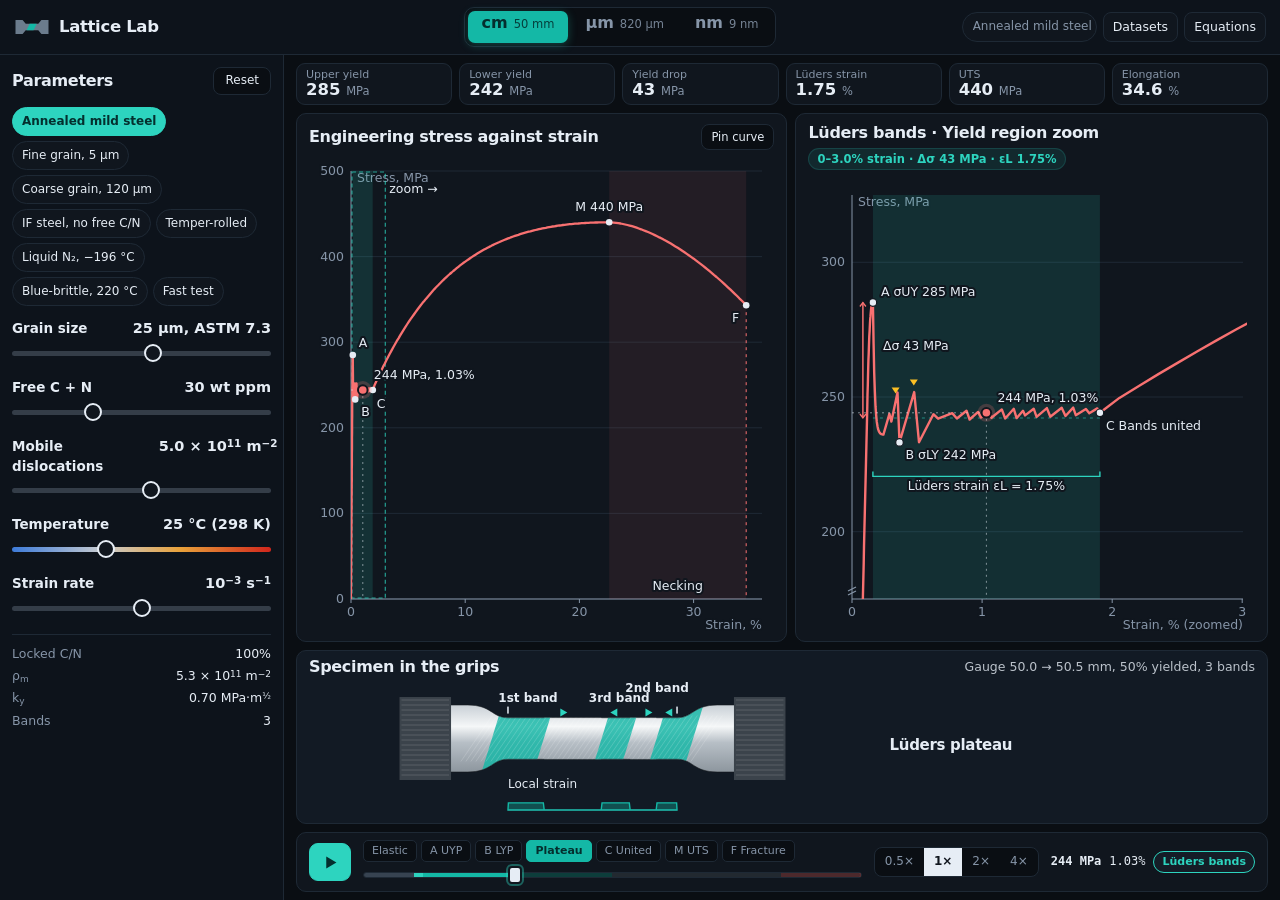
<file: index.html>
<!DOCTYPE html>
<html lang="en" data-theme="dark">
<head>
<meta charset="utf-8">
<meta name="viewport" content="width=device-width, initial-scale=1, viewport-fit=cover">
<meta name="description" content="Multiscale Lüders-band and yield-point tensile simulator for mild steel across cm (50 mm), µm (polycrystal), and nm (9 nm) scales, with custom dataset simulation.">
<title>Lattice Lab · Lüders bands</title>
<link rel="stylesheet" href="src/app.css?v=27">
<link rel="icon" href="data:image/svg+xml,%3Csvg xmlns='http://www.w3.org/2000/svg' viewBox='0 0 32 32'%3E%3Crect width='32' height='32' rx='8' fill='%230b1118'/%3E%3Cpath d='M8 22h16M16 22V9' stroke='%232dd4bf' stroke-width='3.5' stroke-linecap='round'/%3E%3C/svg%3E">
</head>
<body>

<div class="app" id="app">
  <!-- Top Bar -->
  <header class="topbar">
    <div class="brand">
      <svg width="36" height="22" viewBox="0 0 44 28" aria-hidden="true">
        <path d="M1 5h9l4 5h16l4-5h9v18h-9l-4-5H14l-4 5H1z" fill="var(--brand-steel)"/>
        <path d="M19 10h9l-4 8h-9z" fill="var(--band-solid)"/>
      </svg>
      <div class="brand-text">
        <h1>Lattice Lab</h1>
        <p>cm · µm · nm</p>
      </div>
    </div>

    <div class="scale-switch" id="scaleSwitch" role="tablist" aria-label="Length scale">
      <button type="button" id="scaleCm" role="tab" aria-selected="true" aria-controls="viewCm" title="Centimetre scale (Shortcut: 1)"><b>cm</b><span>50 mm</span></button>
      <button type="button" id="scaleMm" role="tab" aria-selected="false" aria-controls="viewMm" title="Micrometre scale (Shortcut: 2)"><b>µm</b><span id="scaleMmSub">820 µm</span></button>
      <button type="button" id="scaleNm" role="tab" aria-selected="false" aria-controls="viewNm" title="Nanometre scale (Shortcut: 3)"><b>nm</b><span>9 nm</span></button>
    </div>

    <div class="top-tools">
      <span class="source-badge" id="sourceBadge">Annealed mild steel</span>
      <button type="button" class="top-btn accent-return" id="exitDatasetBtn" hidden>Use model</button>
      <button type="button" class="top-btn" id="openDatasetsBtn" title="Upload, paste, simulate, or overlay custom datasets">
        Datasets <span class="count-pill" id="dsCountBadge" hidden>0</span>
      </button>
      <button type="button" class="top-btn" id="openModelBtn" title="Physics equations and constants">Equations</button>
      <button type="button" class="top-btn theme-btn" id="themeToggle" hidden>Light</button>
      <button type="button" class="top-btn" id="sidebarToggle" hidden>Panel</button>
    </div>
  </header>

  <div class="workspace">
    <!-- Left Sidebar: Parameters & Datasets -->
    <aside class="sidebar" aria-label="Parameters and Datasets">
      <div class="side-tabs" role="tablist" aria-label="Sidebar tabs">
        <button type="button" id="tabParams" aria-pressed="true">Parameters</button>
        <button type="button" id="tabDatasets" aria-pressed="false">Datasets <span class="count-pill" id="tabDsCount" hidden>0</span></button>
      </div>

      <!-- Parameters Pane -->
      <div class="side-scroll" id="paneParams">
        <div class="ph">
          <h2>Parameters</h2>
          <button type="button" id="reset" style="min-height:28px;font-size:12px">Reset</button>
        </div>
        <div class="presets" id="presets"></div>

        <div class="ctl">
          <label for="sD">Grain size <output id="oD"></output></label>
          <input type="range" id="sD" min="0" max="1000" step="1">
        </div>

        <div class="ctl">
          <label for="sC">Free C + N <output id="oC"></output></label>
          <input type="range" id="sC" min="0" max="100" step="1">
        </div>

        <div class="ctl">
          <label for="sR">Mobile dislocations <output id="oR"></output></label>
          <input type="range" id="sR" min="9" max="14" step="0.05">
        </div>

        <div class="ctl">
          <label for="sT">Temperature <output id="oT"></output></label>
          <input type="range" id="sT" min="77" max="700" step="1">
        </div>

        <div class="ctl">
          <label for="sE">Strain rate <output id="oE"></output></label>
          <input type="range" id="sE" min="-5" max="-1" step="0.1">
        </div>

        <dl class="derived" id="derived"></dl>
      </div>

      <!-- Custom Datasets Pane -->
      <div class="side-scroll" id="paneDatasets" hidden>
        <div class="ph">
          <h2>Datasets</h2>
          <button type="button" id="backParams">Parameters</button>
        </div>

        <div class="ds-banner" id="activeDsBanner" hidden>
          <div>Simulating custom dataset: <strong id="activeDsName"></strong></div>
          <button type="button" id="backToModelBtn">Return to Parametric Model</button>
        </div>

        <div class="ds-dropzone" id="dsDropzone">
          <input type="file" id="dsFileInput" accept=".csv,.tsv,.txt,.json" aria-label="Upload CSV, TSV, or JSON dataset">
          <b>Drop CSV / TSV / JSON here</b>
          <span>or click to pick a file (strain, stress in MPa; % or fraction auto-detected)</span>
        </div>

        <div class="ds-quick-row">
          <button type="button" class="primary" id="dsLoadSample">Load sample CSV</button>
          <button type="button" id="dsExportCsv">Export active CSV</button>
        </div>

        <details class="ds-box" id="dsPasteDetails">
          <summary>Paste CSV / TSV / JSON data</summary>
          <input type="text" id="dsPasteName" placeholder="Dataset name (e.g. Lab Run 3)">
          <textarea id="dsPasteText" placeholder="strain,stress&#10;0.0000,0&#10;0.0014,292&#10;0.0020,264&#10;0.0200,266&#10;0.2400,394&#10;0.3100,285"></textarea>
          <div class="ds-quick-row">
            <button type="button" class="primary" id="dsPasteSim">Add &amp; Simulate</button>
            <button type="button" id="dsPasteOverlay">Add as Overlay</button>
          </div>
        </details>

        <details class="ds-box">
          <summary>Save current parameters as dataset</summary>
          <input type="text" id="dsParamName" placeholder="Name (e.g. 12 µm fine grain)">
          <button type="button" id="dsSaveParam">Save parameter snapshot</button>
        </details>

        <div class="ph">
          <h2 style="font-size:14px">Session datasets</h2>
        </div>
        <div class="ds-list" id="dsList"></div>
      </div>
    </aside>

    <!-- Main Stage -->
    <main class="stage">
      <!-- VIEW 1: cm (50 mm) — Full Stress-Strain + Zoomed Lüders Bands Graph + Specimen in the grips -->
      <section id="viewCm" class="view" aria-label="Centimetre scale (50 mm)">
        <div class="figs" id="figs" aria-label="Key tensile metrics"></div>

        <div class="cm-top">
          <section class="panel" id="chartPanel" aria-label="Engineering stress-strain curve">
            <div class="ph">
              <h2>Engineering stress against strain</h2>
              <div class="chart-tools">
                <button type="button" class="mini-btn" id="pin">Pin curve</button>
                <button type="button" class="mini-btn" id="clear" hidden>Clear pins</button>
              </div>
            </div>
            <div class="fig chartF" id="chartF">
              <svg id="chart" role="img" aria-label="Full engineering stress-strain curve with live moving marker"></svg>
            </div>
          </section>

          <section class="panel" id="zoomChartPanel" aria-label="Lüders bands zoomed yield region">
            <div class="ph">
              <h2>Lüders bands · Yield region zoom</h2>
              <span class="zoom-badge" id="zoomBadge">0–3.1% strain</span>
            </div>
            <div class="fig chartF" id="zoomChartF">
              <svg id="zoomChart" role="img" aria-label="Zoomed engineering stress-strain curve highlighting upper yield point A, yield drop to lower yield B, band nucleation serrations, and Lüders strain εL to C"></svg>
            </div>
          </section>
        </div>

        <section class="panel specP" id="specPanel" aria-label="Specimen in the grips">
          <div class="ph">
            <h2>Specimen in the grips</h2>
            <small id="specInfo">Gauge 50.0 mm</small>
          </div>
          <div class="spec-in">
            <div class="fig specF">
              <canvas id="spec" role="img" aria-label="Dog-bone tensile specimen in grips with Lüders bands, necking, fracture, and local strain profile"></canvas>
            </div>
            <div class="story" aria-live="polite">
              <h3 id="stTitle">Elastic loading</h3>
              <p id="stText"></p>
            </div>
          </div>
        </section>
      </section>

      <!-- VIEW 2: µm (Micrometre polycrystal) -->
      <section id="viewMm" class="view" hidden aria-label="Micrometre scale (µm)">
        <section class="panel mmP">
          <div class="ph mm-header">
            <h2 id="mmTitle">Micrometre scale · 820 × 440 µm polycrystal</h2>
            <div class="mm-controls">
              <div class="seg" role="group" aria-label="Microstructure view mode">
                <button type="button" id="grainViewMicro" aria-pressed="true">Micrograph</button>
                <button type="button" id="grainViewStrain" aria-pressed="false">Strain &amp; KAM</button>
                <button type="button" id="grainViewIpf" aria-pressed="false">EBSD IPF</button>
              </div>
              <div class="seg" role="group" aria-label="Grain simulation mode">
                <button type="button" id="grainSynced" aria-pressed="true">Synced</button>
                <button type="button" id="grainSandbox" aria-pressed="false">Sandbox</button>
              </div>
              <button type="button" class="chip-btn" id="grainAging" aria-pressed="true">Locking</button>
              <button type="button" class="chip-btn" id="grainSplit" aria-pressed="false">Split</button>
              <button type="button" class="chip-btn" id="grainPiles" aria-pressed="true">Pile-ups</button>
              <button type="button" class="chip-btn" id="grainContour" aria-pressed="true">Front</button>
              <button type="button" class="chip-btn" id="grainFit">Fit</button>
            </div>
          </div>

          <div class="mm-in">
            <div class="mm-left">
              <div class="fig mmF">
                <canvas id="grainCanvas" role="img" aria-label="Equiaxed mild-steel ferrite and pearlite polycrystal showing sweeping inclined Lüders front, pinned C/N dislocations, oriented slip traces, dislocation pile-ups, voids, and fracture"></canvas>
              </div>
              <div class="legend mm-legend">
                <span><i class="sw-box sw-ferrite"></i>α-Ferrite (pinned)</span>
                <span><i class="sw-box sw-pearlite"></i>Pearlite lamellae</span>
                <span><i class="sw-box sw-slip"></i>Yielded + slip bands</span>
                <span><i class="sw-box" style="background:var(--trace)"></i>~55° Lüders front</span>
                <span><svg viewBox="0 0 16 16"><path d="M3 10h10M8 10V3" stroke="var(--ink)" stroke-width="2" fill="none"/></svg>Pile-up (click → 9 nm)</span>
              </div>
            </div>

            <div class="mm-side">
              <div class="mm-hud-box">
                <div class="fig mm-curveF"><canvas id="grainCurve" aria-label="Mini stress-strain curve"></canvas></div>
              </div>
              <div class="mm-hud-box">
                <div class="fig mm-thumbF"><canvas id="grainThumb" aria-label="Micrometre window position along 50 mm specimen"></canvas></div>
              </div>
              <dl class="derived mm-der" id="grainDer"></dl>
              <p class="mm-caption" id="grainCaption"></p>
              <p class="mm-hint" id="grainCaptionHint" hidden></p>
            </div>
          </div>
        </section>
      </section>

      <!-- VIEW 3: nm (9 nm atomic lattice) — Lattice Lab standalone simulation -->
      <section id="viewNm" class="view" hidden aria-label="Nanometre atomic scale (9 nm)">
        <section class="panel atomP nm-embed">
          <iframe id="nmFrame" class="nm-frame" title="Lattice Lab — Lüders at the atomic scale"
                  loading="lazy" src="nm/index.html"></iframe>
        </section>
      </section>

      <!-- Shared Bottom Playback Transport (syncs cm, µm, nm on one clock) -->
      <div class="transport" role="region" aria-label="Simulation playback controls">
        <button type="button" class="play-btn" id="play" aria-pressed="false" aria-label="Play" title="Play / Pause (Space)">
          <svg viewBox="0 0 20 20" id="playIco"><path d="M5 3l12 7-12 7z"/></svg>
        </button>

        <div class="scrub-col">
          <div class="stage-chips" id="stageChips" role="group" aria-label="Jump to tensile test stage"></div>
          <div class="scrub-wrap">
            <div class="scrub-track" id="scrubTrack"></div>
            <input type="range" id="scrub" min="0" max="1000" value="300" aria-label="Position in the tensile test">
          </div>
        </div>

        <div class="seg" id="speedGroup" role="group" aria-label="Playback speed">
          <button type="button" data-speed="0.5" aria-pressed="false">0.5×</button>
          <button type="button" data-speed="1" aria-pressed="true">1×</button>
          <button type="button" data-speed="2" aria-pressed="false">2×</button>
          <button type="button" data-speed="4" aria-pressed="false">4×</button>
        </div>

        <div class="tp-read">
          <b id="tpStress">0 MPa</b>
          <span id="tpStrain">0.00%</span>
          <span class="tp-stage" id="tpStage" data-stage="elastic">Elastic</span>
        </div>
      </div>
    </main>
  </div>
</div>

<!-- Physics Equations Modal -->
<dialog class="model-dialog" id="modelDialog" aria-label="Physics model equations and constants">
  <div class="dlg-head">
    <h2>How the tensile curve is computed</h2>
    <button type="button" id="closeModelBtn">Close</button>
  </div>
  <div class="dlg-body">
    <div>
      <ol class="eqs">
        <li><div class="eq"><i>σ</i><sub>LY</sub> = <i>σ</i><sub>0</sub> + <i>σ</i><sub>ss</sub> + <i>σ</i>*(<i>T</i>, <i>v</i>) + <i>k</i><sub>y</sub><i>d</i><sup>−½</sup></div><p><b>Lower yield stress.</b> Lattice friction, solid solution, thermal (Peierls) term, and Hall–Petch grain-boundary term.</p></li>
        <li><div class="eq"><i>σ</i>* = <i>σ̂</i> [1 − (<i>kT</i> ln(<i>v</i><sub>0</sub>/<i>v</i>) / Δ<i>G</i><sub>0</sub>)<sup>2/3</sup>]<sup>2</sup></div><p><b>Thermally activated glide</b> (Kocks form) of screw dislocations in bcc iron.</p></li>
        <li><div class="eq"><i>ε̇</i> = <i>φ b ρ</i><sub>m</sub> <i>v</i></div><p><b>Orowan relation.</b> With few mobile dislocations, each must glide faster, needing higher stress.</p></li>
        <li><div class="eq">Δ<i>σ</i> = <i>σ</i>*(<i>v</i><sub>UY</sub>) − <i>σ</i>*(<i>v</i><sub>LY</sub>) + Δ<i>σ</i><sub>lock</sub></div><p><b>Yield drop</b> (Johnston–Gilman + Cottrell unlocking). Multiplication to ~10<sup>13</sup> m<sup>−2</sup> lowers the needed velocity and stress.</p></li>
        <li><div class="eq"><i>θ</i> = <i>c</i>e<sup><i>U</i>/<i>kT</i></sup> / (1 + <i>c</i>e<sup><i>U</i>/<i>kT</i></sup>)</div><p><b>Atmosphere occupancy</b> (Langmuir–McLean). Locked fraction <i>f</i> = <i>θ</i>(1 − e<sup>−<i>c</i>/5 ppm</sup>); <i>k</i><sub>y</sub> = 0.25 + 0.45<i>f</i> MPa·m<sup>½</sup>.</p></li>
        <li><div class="eq"><i>v</i><sub>front</sub> = <i>ε̇ L</i><sub>0</sub> / (<i>n</i><sub>f</sub> <i>ε</i><sub>L</sub>)</div><p><b>Band front speed.</b> Deformation is localized at the fronts sweeping the 50 mm gauge.</p></li>
        <li><div class="eq"><i>σ</i> = <i>σ</i><sub>LY</sub> + <i>H</i><sub>∞</sub>(1 − e<sup>−(<i>ε</i>−<i>ε</i><sub>L</sub>)/<i>ε</i><sub>c</sub></sup>), <i>σ</i><sub>ρ</sub> = <i>αMμb</i>√<i>ρ</i></div><p><b>Work hardening</b> (Voce / Kocks–Mecking) after bands unite; Taylor relation tracks dislocation density.</p></li>
        <li><div class="eq"><i>σ</i><sub>f</sub> <i>k</i><sub>y</sub> √<i>d</i> = <i>βμγ</i>(<i>T</i>) = 0.34 e<sup><i>T</i>/90 K</sup> MPa²·m</div><p><b>Cleavage</b> (Cottrell–Petch). Below the DBTT, cleavage intervenes before Lüders bands can form.</p></li>
      </ol>
    </div>
    <div>
      <h3>Constants &amp; limits</h3>
      <table>
        <thead><tr><th>Quantity</th><th style="text-align:right">Value</th></tr></thead>
        <tbody>
          <tr><td>Young's modulus <i>E</i> (298 K)</td><td class="n">210 GPa</td></tr>
          <tr><td>Burgers vector <i>b</i></td><td class="n">0.248 nm</td></tr>
          <tr><td>Peierls stress at 0 K, <i>σ̂</i></td><td class="n">900 MPa</td></tr>
          <tr><td>Activation energy Δ<i>G</i><sub>0</sub></td><td class="n">0.75 eV</td></tr>
          <tr><td>C–dislocation binding <i>U</i></td><td class="n">0.5 eV</td></tr>
          <tr><td>C diffusion activation (DSA)</td><td class="n">0.87 eV</td></tr>
          <tr><td>Taylor <i>αMμb</i></td><td class="n">1.64×10<sup>−5</sup> MPa·m</td></tr>
          <tr><td>Gauge length <i>L</i><sub>0</sub></td><td class="n">50 mm</td></tr>
        </tbody>
      </table>
      <ul>
        <li>200-cell gauge automaton; bands nucleate and grow front by front.</li>
        <li>Shortcuts: <b>1 / 2 / 3</b> cm / µm / nm · <b>Space</b> play · <b>← / →</b> scrub.</li>
      </ul>
    </div>
  </div>
</dialog>

<div class="toast" id="toast" role="status" aria-live="polite"></div>

<script src="src/ypp_physics.js?v=26"></script>
<script src="src/datasets.js?v=26"></script>
<script src="src/chart_ypp.js?v=26"></script>
<script src="src/specimen_ypp.js?v=26"></script>
<script src="src/scale_physics.js?v=26"></script>
<script src="src/grain_model.js?v=26"></script>
<script src="src/clock.js?v=26"></script>
<script src="src/grain.js?v=26"></script>
<script src="src/app.js?v=26"></script>
</body>
</html>
</file>
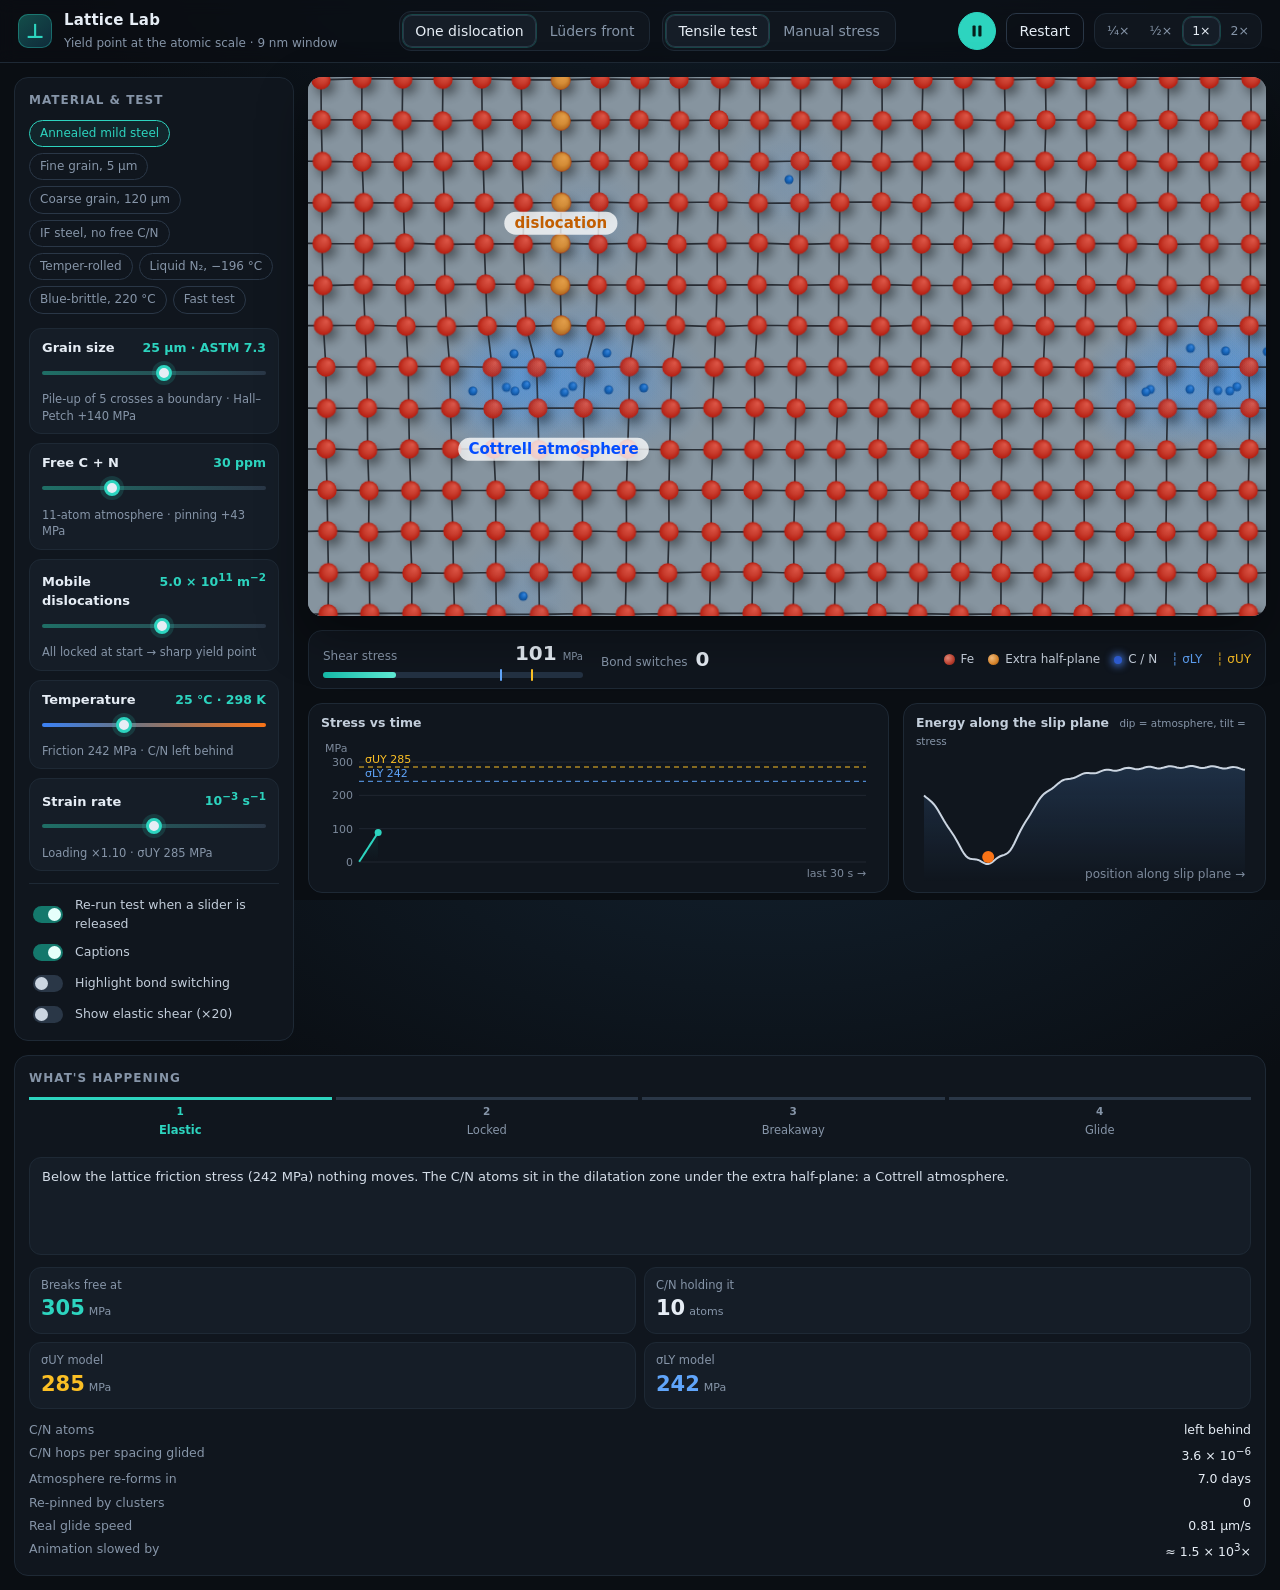
<file: nm/index.html>
<!DOCTYPE html>
<html lang="en">
<head>
<meta charset="utf-8">
<meta name="viewport" content="width=device-width, initial-scale=1">
<title>Lattice Lab · Lüders at the atomic scale</title>
<link rel="icon" href="data:image/svg+xml,%3Csvg xmlns='http://www.w3.org/2000/svg' viewBox='0 0 32 32'%3E%3Crect width='32' height='32' rx='8' fill='%230b1118'/%3E%3Cpath d='M8 22h16M16 22V9' stroke='%232dd4bf' stroke-width='3.5' stroke-linecap='round'/%3E%3C/svg%3E">
<link rel="stylesheet" href="style.css">
</head>
<body>
<div class="shell">
  <header class="bar">
    <div class="brand">
      <span class="logo" aria-hidden="true">⊥</span>
      <div>
        <b>Lattice Lab</b>
        <small>Yield point at the atomic scale · 9 nm window</small>
      </div>
    </div>

    <div class="bar-mid">
      <div class="pills" role="group" aria-label="Scene">
        <button type="button" data-scene="focus" aria-pressed="true" title="One dislocation, like a textbook animation">One dislocation</button>
        <button type="button" data-scene="front" aria-pressed="false" title="Source, obstacles, pile-up at a grain boundary">Lüders front</button>
      </div>
      <div class="pills" role="group" aria-label="Loading">
        <button type="button" data-mode="test" aria-pressed="true" title="A machine pulls at the chosen strain rate; stress follows what the dislocations do">Tensile test</button>
        <button type="button" data-mode="manual" aria-pressed="false" title="Set the shear stress yourself">Manual stress</button>
      </div>
    </div>

    <div class="bar-right">
      <button type="button" id="play" class="round" aria-pressed="true" aria-label="Pause" title="Play / pause (Space)">
        <svg id="icoPause" viewBox="0 0 20 20"><rect x="5" y="4" width="3.5" height="12" rx="1"/><rect x="11.5" y="4" width="3.5" height="12" rx="1"/></svg>
        <svg id="icoPlay" viewBox="0 0 20 20" style="display:none"><path d="M6 4l10 6-10 6z"/></svg>
      </button>
      <button type="button" id="restart" class="ghost" title="Unload, re-age and start again (R)">Restart</button>
      <div class="pills small" role="group" aria-label="Speed">
        <button type="button" data-speed="0.25">¼×</button>
        <button type="button" data-speed="0.5">½×</button>
        <button type="button" data-speed="1" aria-pressed="true">1×</button>
        <button type="button" data-speed="2">2×</button>
      </div>
    </div>
  </header>

  <div class="body">
    <aside class="panel params">
      <h3>Material &amp; test</h3>
      <div class="presets" id="presets"></div>

      <div class="pcard">
        <div class="ptop"><span>Grain size</span><output id="oD"></output></div>
        <input type="range" id="sD" min="0" max="1000" step="1" aria-label="Grain size">
        <div class="effect" id="eD"></div>
      </div>
      <div class="pcard">
        <div class="ptop"><span>Free C + N</span><output id="oC"></output></div>
        <input type="range" id="sC" min="0" max="100" step="1" aria-label="Free carbon and nitrogen">
        <div class="effect" id="eC"></div>
      </div>
      <div class="pcard">
        <div class="ptop"><span>Mobile dislocations</span><output id="oR"></output></div>
        <input type="range" id="sR" min="9" max="14" step="0.05" aria-label="Mobile dislocation density">
        <div class="effect" id="eR"></div>
      </div>
      <div class="pcard">
        <div class="ptop"><span>Temperature</span><output id="oT"></output></div>
        <input type="range" id="sT" min="77" max="700" step="1" aria-label="Temperature" class="temp">
        <div class="effect" id="eT"></div>
      </div>
      <div class="pcard">
        <div class="ptop"><span>Strain rate</span><output id="oE"></output></div>
        <input type="range" id="sE" min="-5" max="-1" step="0.1" aria-label="Strain rate">
        <div class="effect" id="eE"></div>
      </div>

      <div class="switches">
        <label><input type="checkbox" id="tRerun" checked><span>Re-run test when a slider is released</span></label>
        <label><input type="checkbox" id="tLabels" checked><span>Captions</span></label>
        <label><input type="checkbox" id="tHi"><span>Highlight bond switching</span></label>
        <label><input type="checkbox" id="tShear"><span>Show elastic shear (×20)</span></label>
        <div id="frontOpts" hidden>
          <label><input type="checkbox" id="tObs" checked><span>Obstacles on the slip plane</span></label>
          <label><input type="checkbox" id="tGB" checked><span>Grain boundary and pile-up</span></label>
        </div>
      </div>
    </aside>

    <main class="center">
      <div class="viewport">
        <canvas id="atom" aria-label="Iron lattice with an edge dislocation, its extra half-plane and C/N atoms"></canvas>
        <div class="toast" id="toast" role="status" aria-live="polite"></div>
      </div>

      <div class="strip">
        <div class="gauge">
          <div class="g-top"><span>Shear stress</span><b id="hudS">0</b><small>MPa</small></div>
          <div class="g-bar"><i id="gFill"></i><i class="tick ly" id="gLY" title="Lower yield (lattice friction)"></i><i class="tick uy" id="gUY" title="Upper yield"></i></div>
        </div>
        <div class="bonds"><span>Bond switches</span><b id="hudB">0</b></div>
        <div class="legend">
          <span><i class="dot fe"></i>Fe</span>
          <span><i class="dot half"></i>Extra half-plane</span>
          <span><i class="dot cn"></i>C / N</span>
          <span class="k-ly">┆ σLY</span>
          <span class="k-uy">┆ σUY</span>
        </div>
      </div>

      <div class="charts">
        <section class="card">
          <h4>Stress vs time</h4>
          <div class="cv"><canvas id="chart"></canvas></div>
        </section>
        <section class="card">
          <h4>Energy along the slip plane <small>dip = atmosphere, tilt = stress</small></h4>
          <div class="cv"><canvas id="land"></canvas></div>
        </section>
      </div>
    </main>

    <aside class="panel now">
      <h3>What's happening</h3>
      <ol class="phases" id="phases">
        <li>Elastic</li>
        <li>Locked</li>
        <li>Breakaway</li>
        <li>Glide</li>
      </ol>
      <p id="story" class="story"></p>

      <div id="manualCtl" class="manual" hidden>
        <div class="ptop"><span>Shear stress</span><output id="oS"></output></div>
        <input type="range" id="sS" min="0" max="1000" step="1" aria-label="Applied shear stress">
        <div class="btns">
          <button type="button" id="fresh" class="ghost">Fresh dislocation</button>
          <button type="button" id="age" class="ghost" aria-pressed="false">Age</button>
        </div>
      </div>

      <div class="tiles">
        <div class="tile accent"><span>Breaks free at</span><b id="tBreak">–</b><small>MPa</small></div>
        <div class="tile"><span>C/N holding it</span><b id="tHold">–</b><small>atoms</small></div>
        <div class="tile uy"><span>σUY model</span><b id="tUY">–</b><small>MPa</small></div>
        <div class="tile ly"><span>σLY model</span><b id="tLY">–</b><small>MPa</small></div>
      </div>
      <dl id="read" class="read"></dl>
    </aside>
  </div>
</div>
<script src="ypp_physics.js"></script>
<script src="nm_sim.js"></script>
</body>
</html>
</file>
<file: src/app.css>
/* Lüders Band Multiscale Simulator — Dual-Theme (Dark & Light) Scientific-Instrument UI
   Cohesive, projector-ready contrast across cm (50 mm), mm (1.2 mm), nm (9 nm),
   Parameters, Datasets, and Equations modal. */

:root,
:root[data-theme="dark"],
:root[data-theme="light"] {
  color-scheme: dark;
  --bg: #0a0e13;
  --chrome: #0d131b;
  --ink: #e6edf5;
  --ink-body: #d5dee8;
  --mute: #8695a8;
  --line: #1e2935;
  --line-2: #2a3747;
  --panel: #10161e;
  --panel-2: #151d27;
  --steel: #121a24;
  --brand-steel: #6b7c8d;
  --teal: #2dd4bf;
  --trace: #f87171;
  --band: #2dd4bf;
  --band-solid: #14b8a6;
  --band-tint: rgba(45, 212, 191, 0.16);
  --band-drop: rgba(45, 212, 191, 0.10);
  --carbon: #60a5fa;
  --ghost: #4b5b6c;
  --focus: #2dd4bf;
  --green: #2dd4bf;
  --green-bg: rgba(45, 212, 191, 0.08);
  --green-border: rgba(45, 212, 191, 0.40);
  --green-ink: #042f2e;
  --amber: #fbbf24;
  --range-track: rgba(134, 149, 168, 0.32);
  --scrub-mask: rgba(10, 14, 19, 0.72);
  --scrub-glow: rgba(45, 212, 191, 0.40);
  --card-shadow: none;
  --dlg-backdrop: rgba(5, 8, 12, 0.72);
  --dlg-shadow: 0 20px 50px rgba(0, 0, 0, 0.6);
  --toast-bg: #151d27;
  --toast-ink: #e6edf5;
  --toast-shadow: 0 10px 28px rgba(0, 0, 0, 0.5);
  --atom-bg: #10161e;
  --micro-bg: #151d27;
}

:root {
  --f-ui: Inter, "Segoe UI", system-ui, -apple-system, sans-serif;
  --f-disp: Inter, "Segoe UI", system-ui, -apple-system, sans-serif;
  --f-mono: "Cascadia Code", "JetBrains Mono", Consolas, ui-monospace, monospace;
  --sidebar-w: 280px;
  --gap: 10px;
}

* { box-sizing: border-box; min-width: 0; }
[hidden] { display: none !important; }
html, body { margin: 0; height: 100%; }

body {
  background: var(--bg);
  color: var(--ink);
  font: 14px/1.45 var(--f-ui);
  -webkit-font-smoothing: antialiased;
  overflow: hidden;
}

h1, h2, h3 {
  font-family: var(--f-disp);
  letter-spacing: -0.02em;
  line-height: 1.1;
  margin: 0;
}
p { margin: 0; }
sup, sub { font-size: 72%; line-height: 0; position: relative; vertical-align: baseline; }
sup { top: -0.42em; }
sub { bottom: -0.22em; }

button, select, input, textarea {
  font: inherit;
  color: inherit;
}
button {
  cursor: pointer;
  background: var(--bg);
  border: 1px solid var(--line);
  border-radius: 8px;
  padding: 0 11px;
  min-height: 32px;
  font-weight: 500;
  transition: border-color 0.14s, background 0.14s, color 0.14s;
}
button:hover:not(:disabled) { border-color: var(--mute); }
button:disabled { opacity: 0.42; cursor: not-allowed; }
button:focus-visible, input:focus-visible, select:focus-visible, textarea:focus-visible {
  outline: 2px solid var(--focus);
  outline-offset: 2px;
}

/* ---------- Shell ---------- */

.app {
  display: grid;
  grid-template-rows: auto minmax(0, 1fr);
  height: 100vh;
  height: 100dvh;
  width: 100%;
  max-width: 100vw;
  overflow: hidden;
}

.topbar {
  display: flex;
  align-items: center;
  justify-content: space-between;
  gap: 10px;
  padding: 7px 14px;
  background: var(--chrome);
  border-bottom: 1px solid var(--line);
  min-height: 48px;
  max-width: 100%;
  overflow: hidden;
  z-index: 10;
}

.brand {
  display: flex;
  align-items: center;
  gap: 9px;
  min-width: 0;
  flex: 1 1 160px;
  overflow: hidden;
}
.brand svg { flex: 0 0 auto; }
.brand-text {
  min-width: 0;
  overflow: hidden;
}
.brand h1 {
  font-size: 16.5px;
  font-weight: 700;
  white-space: nowrap;
  overflow: hidden;
  text-overflow: ellipsis;
}
.brand p {
  font-size: 11.5px;
  color: var(--mute);
  white-space: nowrap;
  overflow: hidden;
  text-overflow: ellipsis;
}

.scale-switch {
  display: inline-flex;
  gap: 3px;
  padding: 3px;
  background: var(--bg);
  border: 1px solid var(--line);
  border-radius: 10px;
}
.scale-switch button {
  display: flex;
  align-items: baseline;
  gap: 6px;
  border: 0;
  min-height: 32px;
  padding: 0 14px;
  border-radius: 7px;
  background: transparent;
  color: var(--mute);
  white-space: nowrap;
}
.scale-switch button b {
  font-family: var(--f-disp);
  font-size: 16px;
  font-weight: 700;
}
.scale-switch button span { font-size: 11.5px; opacity: 0.88; }
.scale-switch button:hover { color: var(--ink); background: var(--panel-2); }
.scale-switch button[aria-selected="true"] {
  background: var(--band-solid);
  color: #042f2e;
  box-shadow: 0 2px 10px rgba(45, 212, 191, 0.28);
}

.top-tools {
  display: flex;
  align-items: center;
  justify-content: flex-end;
  gap: 6px;
  min-width: 0;
  flex: 1 1 200px;
}

.source-badge {
  display: inline-flex;
  align-items: center;
  padding: 0 10px;
  height: 30px;
  border-radius: 999px;
  border: 1px solid var(--line);
  background: var(--panel);
  font-size: 12px;
  color: var(--mute);
  white-space: nowrap;
  overflow: hidden;
  text-overflow: ellipsis;
  max-width: 210px;
}
.source-badge.is-dataset {
  border-color: var(--green);
  color: var(--green);
  background: var(--green-bg);
  font-weight: 600;
}

.top-btn {
  display: inline-flex;
  align-items: center;
  gap: 5px;
  min-height: 30px;
  padding: 0 9px;
  font-size: 12.5px;
  background: var(--panel);
  border-color: var(--line);
  white-space: nowrap;
}
.top-btn[aria-pressed="true"] {
  border-color: var(--line-2);
  background: var(--panel-2);
}
.top-btn.theme-btn svg {
  flex: 0 0 auto;
}
.top-btn.accent-return {
  border-color: var(--trace);
  color: var(--trace);
}
.count-pill {
  display: inline-grid;
  place-items: center;
  min-width: 17px;
  height: 17px;
  padding: 0 5px;
  border-radius: 99px;
  background: var(--band-solid);
  color: #042f2e;
  font-size: 10.5px;
  font-weight: 700;
}

/* ---------- Workspace Body ---------- */

.workspace {
  display: grid;
  grid-template-columns: var(--sidebar-w) minmax(0, 1fr);
  min-height: 0;
}
.app.sidebar-collapsed .workspace {
  grid-template-columns: minmax(0, 1fr);
}
.app.sidebar-collapsed .sidebar {
  display: none;
}

/* ---------- Left Sidebar (Parameters + Datasets) ---------- */

.sidebar {
  display: flex;
  flex-direction: column;
  min-height: 0;
  background: var(--chrome);
  border-right: 1px solid var(--line);
}

.side-tabs { display: none; }
.side-tabs button {
  display: inline-flex;
  align-items: center;
  justify-content: center;
  gap: 6px;
  min-height: 32px;
  font-size: 13px;
  font-weight: 600;
  color: var(--mute);
  background: var(--bg);
  border: 1px solid var(--line);
}
.side-tabs button[aria-pressed="true"] {
  background: var(--ink);
  color: var(--panel);
  border-color: var(--ink);
}

.side-scroll {
  flex: 1 1 auto;
  min-height: 0;
  overflow-y: auto;
  padding: 12px;
  display: flex;
  flex-direction: column;
  gap: 12px;
  scrollbar-width: thin;
  scrollbar-color: var(--line-2) transparent;
}

.ph {
  display: flex;
  flex-wrap: wrap;
  gap: 6px 10px;
  align-items: center;
  justify-content: space-between;
}
.ph h2 { font-size: 16px; font-weight: 700; }
.ph small { color: var(--mute); font-size: 12.5px; }

.presets {
  display: flex;
  flex-wrap: wrap;
  gap: 5px;
}
.presets button {
  min-height: 29px;
  padding: 0 9px;
  font-size: 12px;
  border-radius: 15px;
  background: var(--panel);
  color: var(--ink);
  border-color: var(--line);
}
.presets button[aria-pressed="true"] {
  background: var(--teal);
  color: #042f2e;
  border-color: var(--teal);
  font-weight: 600;
}

.ctl { display: flex; flex-direction: column; gap: 2px; }
.ctl label {
  display: flex;
  justify-content: space-between;
  gap: 8px;
  align-items: baseline;
  font-weight: 600;
  font-size: 13.5px;
}
.ctl output {
  font-family: var(--f-disp);
  font-weight: 700;
  font-size: 14.5px;
  white-space: nowrap;
  font-variant-numeric: tabular-nums;
  color: var(--ink);
}
.ctl p { display: none; }

input[type="range"] {
  -webkit-appearance: none;
  appearance: none;
  width: 100%;
  height: 24px;
  background: transparent;
  margin: 0;
  cursor: pointer;
  --tk: var(--range-track);
}
input[type="range"]::-webkit-slider-runnable-track {
  height: 5px;
  border-radius: 3px;
  background: var(--tk);
}
input[type="range"]::-moz-range-track {
  height: 5px;
  border-radius: 3px;
  background: var(--tk);
}
input[type="range"]::-webkit-slider-thumb {
  -webkit-appearance: none;
  width: 18px;
  height: 18px;
  margin-top: -6.5px;
  border-radius: 50%;
  background: var(--panel);
  border: 2.5px solid var(--ink);
}
input[type="range"]::-moz-range-thumb {
  width: 14px;
  height: 14px;
  border-radius: 50%;
  background: var(--panel);
  border: 2.5px solid var(--ink);
}
#sT {
  --tk: linear-gradient(90deg, #3d7bd9, #c8ccd0 35%, #e8a13a 65%, #d1261c);
}

.derived {
  display: grid;
  grid-template-columns: auto auto;
  gap: 4px 10px;
  font-size: 12.5px;
  margin: 2px 0 0;
  border-top: 1px solid var(--line);
  padding-top: 10px;
}
.derived dt { color: var(--mute); }
.derived dd {
  margin: 0;
  text-align: right;
  white-space: nowrap;
  font-variant-numeric: tabular-nums;
}

/* ---------- Datasets Sidebar Pane ---------- */

.ds-banner {
  padding: 9px 10px;
  border-radius: 8px;
  border: 1px solid var(--green-border);
  background: var(--green-bg);
  display: flex;
  flex-direction: column;
  gap: 6px;
  font-size: 12px;
}
.ds-banner strong { color: var(--green); }
.ds-banner button {
  min-height: 28px;
  font-size: 12px;
  background: var(--panel);
  border-color: var(--line-2);
}

.ds-dropzone {
  position: relative;
  border: 1.5px dashed var(--line-2);
  border-radius: 10px;
  padding: 12px 10px;
  text-align: center;
  background: var(--panel);
  transition: border-color 0.15s, background 0.15s;
}
.ds-dropzone.drag-over {
  border-color: var(--band);
  background: var(--band-drop);
}
.ds-dropzone input[type="file"] {
  position: absolute;
  inset: 0;
  opacity: 0;
  cursor: pointer;
}
.ds-dropzone b { display: block; font-size: 13px; margin-bottom: 2px; }
.ds-dropzone span { font-size: 11.5px; color: var(--mute); }

.ds-quick-row {
  display: grid;
  grid-template-columns: 1fr 1fr;
  gap: 6px;
}
.ds-quick-row button {
  font-size: 12px;
  min-height: 32px;
  background: var(--panel);
}
.ds-quick-row button.primary {
  background: var(--band-solid);
  border-color: var(--band-solid);
  color: #042f2e;
}

.ds-box {
  background: var(--panel);
  border: 1px solid var(--line);
  border-radius: 9px;
  padding: 9px 10px;
  display: flex;
  flex-direction: column;
  gap: 7px;
}
.ds-box summary {
  cursor: pointer;
  font-size: 12.5px;
  font-weight: 600;
  color: var(--ink);
  user-select: none;
}
.ds-box input[type="text"],
.ds-box textarea {
  width: 100%;
  background: var(--bg);
  border: 1px solid var(--line);
  border-radius: 6px;
  padding: 6px 8px;
  font-size: 12px;
  color: var(--ink);
}
.ds-box textarea {
  font-family: var(--f-mono);
  min-height: 76px;
  resize: vertical;
}

.ds-list {
  display: flex;
  flex-direction: column;
  gap: 8px;
}
.ds-empty {
  font-size: 12px;
  color: var(--mute);
  background: var(--panel);
  border: 1px solid var(--line);
  border-radius: 9px;
  padding: 10px;
  line-height: 1.45;
}
.ds-card {
  background: var(--panel);
  border: 1px solid var(--line);
  border-radius: 9px;
  padding: 9px 10px;
  display: flex;
  flex-direction: column;
  gap: 6px;
  box-shadow: var(--card-shadow);
}
.ds-card.is-sim {
  border-color: var(--green);
  box-shadow: inset 3px 0 0 var(--green);
}
.ds-head {
  display: flex;
  align-items: center;
  gap: 6px;
}
.ds-swatch {
  width: 9px;
  height: 9px;
  border-radius: 50%;
  flex: 0 0 auto;
}
.ds-name {
  flex: 1 1 auto;
  font-size: 12.5px;
  white-space: nowrap;
  overflow: hidden;
  text-overflow: ellipsis;
}
.ds-pts {
  font-size: 11px;
  color: var(--mute);
  font-family: var(--f-mono);
  white-space: nowrap;
}
.ds-del {
  min-height: 22px;
  width: 22px;
  padding: 0;
  border-radius: 6px;
  font-size: 14px;
  line-height: 1;
  color: var(--mute);
}
.ds-del:hover { color: var(--trace); border-color: var(--trace); }

.ds-metrics {
  display: flex;
  flex-wrap: wrap;
  gap: 4px;
}
.ds-metrics span {
  font-size: 11px;
  font-family: var(--f-mono);
  background: var(--bg);
  border: 1px solid var(--line);
  border-radius: 5px;
  padding: 1px 6px;
  color: var(--mute);
}
.ds-actions {
  display: grid;
  grid-template-columns: 1.35fr 0.85fr;
  gap: 6px;
}
.ds-btn {
  min-height: 28px;
  font-size: 12px;
  padding: 0 8px;
}
.ds-btn.sim-on {
  background: var(--green);
  border-color: var(--green);
  color: var(--green-ink);
  font-weight: 700;
}
.ds-btn.ov-on {
  background: var(--band-tint);
  border-color: var(--band);
  color: var(--ink);
  font-weight: 600;
}
.ds-cmp {
  display: flex;
  flex-wrap: wrap;
  gap: 3px 8px;
  font-size: 11px;
  color: var(--mute);
  border-top: 1px dashed var(--line);
  padding-top: 5px;
  font-family: var(--f-mono);
}
.ds-cmp b {
  width: 100%;
  font-family: var(--f-ui);
  color: var(--ink);
  font-weight: 600;
}

/* ---------- Main Stage ---------- */

.stage {
  display: flex;
  flex-direction: column;
  min-height: 0;
  padding: 8px 12px;
  gap: 8px;
  overflow: hidden;
}

.view {
  flex: 1 1 auto;
  min-height: 0;
  display: flex;
  flex-direction: column;
  gap: 8px;
}

.panel {
  background: var(--panel);
  border: 1px solid var(--line);
  border-radius: 10px;
  padding: 10px 12px;
  display: flex;
  flex-direction: column;
  gap: 7px;
  min-height: 0;
  box-shadow: var(--card-shadow);
}

.seg {
  display: inline-flex;
  border: 1px solid var(--line);
  border-radius: 8px;
  overflow: hidden;
  background: var(--bg);
}
.seg button {
  border: 0;
  border-radius: 0;
  background: transparent;
  min-height: 28px;
  padding: 0 10px;
  font-size: 12px;
  color: var(--mute);
}
.seg button:hover { color: var(--ink); }
.seg button[aria-pressed="true"] {
  background: var(--ink);
  color: var(--panel);
  font-weight: 600;
}

.fig {
  position: relative;
  min-height: 0;
}
.fig > svg,
.fig > canvas {
  position: absolute;
  inset: 0;
  width: 100%;
  height: 100%;
  display: block;
}

svg text {
  font: 12.5px var(--f-ui);
  fill: var(--ink);
  paint-order: stroke;
  stroke: var(--panel);
  stroke-width: 4px;
  stroke-linejoin: round;
}
svg .ax text { fill: var(--mute); }

.legend {
  display: flex;
  flex-wrap: wrap;
  gap: 4px 14px;
  font-size: 12px;
  color: var(--mute);
}
.legend span {
  display: inline-flex;
  gap: 5px;
  align-items: center;
  white-space: nowrap;
}
.legend svg { width: 15px; height: 15px; }

/* ---------- VIEW 1: cm (50 mm) ---------- */

.figs {
  display: grid;
  grid-template-columns: repeat(6, minmax(0, 1fr));
  gap: 7px;
  flex: 0 0 auto;
}
.fg {
  background: var(--panel);
  border: 1px solid var(--line);
  border-radius: 9px;
  padding: 4px 9px;
  box-shadow: var(--card-shadow);
}
.fg span {
  display: block;
  font-size: 11px;
  line-height: 1.2;
  color: var(--mute);
  white-space: nowrap;
  overflow: hidden;
  text-overflow: ellipsis;
}
.fg b {
  display: block;
  font: 700 17.5px/1.15 var(--f-disp);
  white-space: nowrap;
  font-variant-numeric: tabular-nums;
}
.fg b small { font-size: 11.5px; font-weight: 500; color: var(--mute); }
.fg i {
  display: block;
  font-style: normal;
  font-size: 10.5px;
  line-height: 1.2;
  color: var(--mute);
  white-space: nowrap;
  overflow: hidden;
  text-overflow: ellipsis;
}
.fg em { font-style: normal; }
.fg u { display: none; text-decoration: none; }
.fg i.up { color: var(--trace); }
.fg i.dn { color: var(--band); }

.cm-top {
  flex: 1 1 auto;
  min-height: 195px;
  display: grid;
  grid-template-columns: minmax(0, 1.04fr) minmax(0, 1fr);
  gap: 8px;
}

.chart-tools {
  display: flex;
  align-items: center;
  gap: 6px;
  flex-wrap: wrap;
}
.chart-tools .mini-btn {
  min-height: 26px;
  padding: 0 9px;
  font-size: 11.5px;
}
.zoom-badge {
  display: inline-flex;
  align-items: center;
  padding: 2px 8px;
  border-radius: 99px;
  font-size: 11.5px;
  font-weight: 600;
  color: var(--band);
  background: var(--band-drop);
  border: 1px solid var(--band-tint);
  white-space: nowrap;
  overflow: hidden;
  text-overflow: ellipsis;
  max-width: 260px;
}
.zoom-badge.past {
  color: var(--trace);
  background: rgba(255, 107, 94, 0.10);
  border-color: rgba(255, 107, 94, 0.36);
}
.chartF {
  flex: 1 1 auto;
  min-height: 150px;
  touch-action: none;
  cursor: crosshair;
}

.specP {
  flex: 0 0 174px;
  background: var(--steel);
  border-color: var(--line);
  padding: 7px 12px;
  gap: 3px;
}
.specP .ph small { color: var(--ink); opacity: 0.8; }
.spec-in {
  flex: 1 1 auto;
  min-height: 0;
  display: grid;
  grid-template-columns: minmax(0, 1.55fr) minmax(240px, 1fr);
  gap: 14px;
  align-items: center;
}
.specF {
  height: 100%;
  min-height: 126px;
}
.story {
  max-height: 100%;
  overflow-y: auto;
  padding-right: 4px;
  scrollbar-width: thin;
  scrollbar-color: var(--line-2) transparent;
}
.story h3 { font-size: 15px; font-weight: 700; margin-bottom: 4px; color: var(--ink); }
.story p { font-size: 13px; line-height: 1.45; color: var(--ink-body); }

/* ---------- VIEW 2: mm (1.2 mm polycrystal) ---------- */

.mmP {
  flex: 1 1 auto;
  min-height: 0;
  overflow: hidden;
}
.mm-header {
  gap: 6px 10px;
}
.mm-header h2 {
  font-size: 15px;
  white-space: nowrap;
}
.mm-controls {
  display: flex;
  align-items: center;
  gap: 5px;
  flex-wrap: wrap;
  min-width: 0;
}
.mm-controls .seg button {
  min-height: 26px;
  padding: 0 8px;
  font-size: 11.5px;
}
.mm-controls .chip-btn {
  min-height: 26px;
  padding: 0 8px;
  font-size: 11.5px;
  color: var(--mute);
}
.mm-controls .chip-btn[aria-pressed="true"] {
  background: var(--panel-2);
  border-color: var(--band);
  color: var(--ink);
  font-weight: 600;
}
.mm-in {
  flex: 1 1 auto;
  min-height: 0;
  min-width: 0;
  display: grid;
  grid-template-columns: minmax(0, 1fr) clamp(232px, 22vw, 272px);
  gap: 10px;
}
.mm-left {
  display: flex;
  flex-direction: column;
  gap: 6px;
  min-height: 0;
  min-width: 0;
}
.mmF {
  flex: 1 1 auto;
  min-height: 220px;
  border-radius: 7px;
  overflow: hidden;
  background: var(--bg);
  border: 1px solid var(--line);
  cursor: grab;
  touch-action: none;
}
.mmF:active { cursor: grabbing; }
.mm-side {
  display: flex;
  flex-direction: column;
  gap: 7px;
  min-height: 0;
  min-width: 0;
  overflow-y: auto;
  overflow-x: hidden;
  padding-right: 2px;
  scrollbar-width: thin;
}
.mm-hud-box {
  background: var(--bg);
  border: 1px solid var(--line);
  border-radius: 8px;
  overflow: hidden;
  flex: 0 0 auto;
}
.mm-curveF { height: 118px; }
.mm-thumbF { height: 46px; }
.mm-der {
  margin-top: 0;
  border-top: 0;
  padding-top: 2px;
  font-size: 12px;
  gap: 3px 8px;
  grid-template-columns: minmax(0, auto) minmax(0, 1fr);
}
.mm-der dd {
  overflow: hidden;
  text-overflow: ellipsis;
}
.mm-caption {
  font-size: 12.5px;
  line-height: 1.42;
  color: var(--ink-body);
}
.mm-caption { font-size: 12.5px; color: var(--mute); }
.mm-hint {
  font-size: 11px;
  line-height: 1.35;
  color: var(--mute);
}
.mm-legend {
  gap: 4px 12px;
  font-size: 11.5px;
}
.sw-box {
  width: 12px;
  height: 12px;
  border-radius: 3px;
  display: inline-block;
  flex: 0 0 auto;
}
.sw-ferrite {
  background: #dfd9cd;
  border: 1px solid var(--line-2);
}
.sw-pearlite {
  background: repeating-linear-gradient(45deg, #a8a39a 0 2px, #474440 2px 4px);
  border: 1px solid var(--line-2);
}
.sw-slip {
  background: repeating-linear-gradient(-38deg, #cad4e8 0 2.5px, #2b4aa8 2.5px 3.7px);
  border: 1px solid var(--line-2);
}

/* ---------- VIEW 3: nm (9 nm atomic lattice) ---------- */

.atomP {
  flex: 1 1 auto;
  min-height: 0;
}
.atom-in {
  flex: 1 1 auto;
  min-height: 0;
  display: grid;
  grid-template-columns: minmax(0, 1fr) 310px;
  gap: 14px;
}
.atom-col1 {
  display: flex;
  flex-direction: column;
  gap: 8px;
  min-height: 0;
}
.atomF {
  flex: 1 1 auto;
  min-height: 250px;
  border-radius: 7px;
  overflow: hidden;
  background: var(--atom-bg);
  border: 1px solid var(--line);
}
.atom-side {
  display: flex;
  flex-direction: column;
  gap: 9px;
  min-height: 0;
  overflow-y: auto;
  scrollbar-width: thin;
}
.atom-side .lt {
  font-size: 12.5px;
  color: var(--mute);
  line-height: 1.35;
}
.landF {
  height: 152px;
  flex: 0 0 152px;
  background: var(--bg);
  border: 1px solid var(--line);
  border-radius: 8px;
}
.landF svg text {
  stroke: var(--bg);
}
.atext {
  font-size: 13.5px;
  line-height: 1.48;
  color: var(--ink-body);
}
#aCtl {
  display: flex;
  flex-direction: column;
  gap: 8px;
  padding: 9px 10px;
  background: var(--bg);
  border: 1px solid var(--line);
  border-radius: 8px;
}
#aCtl .ctl-btns {
  display: grid;
  grid-template-columns: 1fr 1fr;
  gap: 6px;
}
#aCtl .ctl-btns button { min-height: 32px; font-size: 12.5px; }
#aAge[aria-pressed="true"] {
  background: var(--ink);
  color: var(--panel);
  border-color: var(--ink);
}
.aDer {
  grid-template-columns: repeat(4, minmax(0, auto));
  column-gap: 16px;
  row-gap: 4px;
  padding-top: 8px;
  font-size: 12.5px;
}
.aDer dd { white-space: normal; }

/* ---------- Shared Bottom Transport Bar ---------- */

.transport {
  flex: 0 0 auto;
  display: grid;
  grid-template-columns: auto minmax(0, 1fr) auto auto;
  align-items: center;
  gap: 12px;
  padding: 7px 12px;
  background: var(--panel);
  border: 1px solid var(--line);
  border-radius: 10px;
  box-shadow: var(--card-shadow);
}

.play-btn {
  background: var(--teal);
  border-color: var(--teal);
  color: #042f2e;
  width: 42px;
  height: 38px;
  padding: 0;
  border-radius: 9px;
  display: grid;
  place-items: center;
  flex: 0 0 auto;
}
.play-btn:hover { filter: brightness(1.08); border-color: var(--teal); }
.play-btn svg { width: 17px; height: 17px; fill: currentColor; }

.scrub-col {
  display: flex;
  flex-direction: column;
  gap: 4px;
  min-width: 0;
}
.stage-chips {
  display: flex;
  align-items: center;
  gap: 4px;
  flex-wrap: nowrap;
  overflow-x: auto;
  scrollbar-width: none;
}
.stage-chips::-webkit-scrollbar { display: none; }
.stage-chip {
  min-height: 22px;
  padding: 0 8px;
  font-size: 11px;
  border-radius: 5px;
  background: var(--bg);
  border: 1px solid var(--line);
  color: var(--mute);
  white-space: nowrap;
}
.stage-chip.active {
  background: var(--band-solid);
  border-color: var(--band-solid);
  color: #042f2e;
  font-weight: 600;
}

.scrub-wrap {
  position: relative;
  height: 18px;
  display: flex;
  align-items: center;
}
.scrub-track {
  position: absolute;
  left: 0;
  right: 0;
  top: 50%;
  transform: translateY(-50%);
  height: 6px;
  border-radius: 4px;
  overflow: hidden;
  display: flex;
  background: var(--bg);
  border: 1px solid var(--line);
  pointer-events: none;
}
.scrub-track span { display: block; height: 100%; }
.scrub-track .seg-elastic { background: var(--ghost); opacity: 0.7; }
.scrub-track .seg-drop { background: var(--band); }
.scrub-track .seg-luders { background: var(--band-solid); }
.scrub-track .seg-hardening { background: var(--mute); opacity: 0.72; }
.scrub-track .seg-necking { background: var(--trace); }
.scrub-fill {
  position: absolute;
  top: 0;
  bottom: 0;
  right: 0;
  background: var(--scrub-mask);
  pointer-events: none;
}
.scrub-wrap input[type="range"] {
  position: relative;
  z-index: 2;
  height: 18px;
  --tk: transparent;
}
.scrub-wrap input[type="range"]::-webkit-slider-runnable-track { background: transparent; }
.scrub-wrap input[type="range"]::-moz-range-track { background: transparent; }
.scrub-wrap input[type="range"]::-webkit-slider-thumb {
  width: 14px;
  height: 18px;
  margin-top: -6.5px;
  border-radius: 4px;
  background: var(--ink);
  border: 2px solid var(--panel);
  box-shadow: 0 0 0 2px var(--scrub-glow);
}

.tp-read {
  display: flex;
  align-items: center;
  gap: 8px;
  font-family: var(--f-mono);
  font-size: 12px;
  white-space: nowrap;
}
.tp-read b { color: var(--ink); }
.tp-stage {
  font-family: var(--f-ui);
  font-size: 11px;
  font-weight: 600;
  padding: 2px 8px;
  border-radius: 99px;
  background: var(--panel-2);
  border: 1px solid var(--line-2);
  color: var(--ink);
}
.tp-stage[data-stage="luders"], .tp-stage[data-stage="drop"] {
  border-color: var(--band);
  color: var(--band);
}
.tp-stage[data-stage="necking"], .tp-stage[data-stage="fracture"] {
  border-color: var(--trace);
  color: var(--trace);
}

/* ---------- Model Equations Dialog & Toast ---------- */

dialog.model-dialog {
  background: var(--panel);
  color: var(--ink);
  border: 1px solid var(--line-2);
  border-radius: 12px;
  padding: 0;
  width: min(920px, 94vw);
  max-height: 86vh;
  overflow: hidden;
  box-shadow: var(--dlg-shadow);
}
dialog.model-dialog::backdrop {
  background: var(--dlg-backdrop);
  backdrop-filter: blur(3px);
}
.dlg-head {
  display: flex;
  align-items: center;
  justify-content: space-between;
  padding: 12px 16px;
  border-bottom: 1px solid var(--line);
}
.dlg-body {
  padding: 16px;
  overflow-y: auto;
  max-height: calc(86vh - 54px);
  display: grid;
  grid-template-columns: minmax(0, 1.25fr) minmax(0, 1fr);
  gap: 20px;
}
.eqs { display: grid; gap: 10px; margin: 10px 0 0; padding: 0; list-style: none; }
.eqs li { border-bottom: 1px solid var(--line); padding-bottom: 8px; }
.eq { font-family: "Times New Roman", Georgia, serif; font-size: 16px; margin-bottom: 2px; }
.eqs li p { font-size: 12.5px; color: var(--mute); }
.eqs b { color: var(--ink); }
.dlg-body table { border-collapse: collapse; width: 100%; font-size: 12.5px; margin-top: 8px; }
.dlg-body th, .dlg-body td { text-align: left; padding: 5px 6px; border-bottom: 1px solid var(--line); }
.dlg-body td.n { text-align: right; font-variant-numeric: tabular-nums; }
.dlg-body ul { padding-left: 16px; margin: 10px 0 0; font-size: 12.5px; color: var(--mute); }
.dlg-body ul li + li { margin-top: 4px; }

.toast {
  position: fixed;
  left: 50%;
  bottom: 74px;
  transform: translate(-50%, 12px);
  opacity: 0;
  pointer-events: none;
  background: var(--toast-bg);
  color: var(--toast-ink);
  border: 1px solid var(--line-2);
  border-radius: 9px;
  padding: 8px 14px;
  font-size: 12.5px;
  box-shadow: var(--toast-shadow);
  transition: opacity 0.18s, transform 0.18s;
  z-index: 30;
  max-width: min(560px, 90vw);
}
.toast.show { opacity: 1; transform: translate(-50%, 0); }

/* ---------- Responsive ---------- */

@media (max-width: 1360px) {
  :root { --sidebar-w: 284px; }
  .fg b { font-size: 16.5px; }
  .fg span em { display: none; }
  .fg span u { display: inline; }
  .source-badge { max-width: 135px; }
  .brand p { display: none; }
}

@media (max-width: 1180px) {
  .source-badge { display: none; }
}

@media (max-width: 1120px) {
  body { overflow: auto; }
  .app { height: auto; min-height: 100vh; }
  .workspace { grid-template-columns: minmax(0, 1fr); }
  .sidebar { border-right: 0; border-bottom: 1px solid var(--line); }
  .side-scroll { max-height: 440px; }
  .stage { overflow: visible; }
  .figs { grid-template-columns: repeat(3, minmax(0, 1fr)); }
  .cm-top { grid-template-columns: minmax(0, 1fr); min-height: 0; }
  .chartF, .microF { min-height: 290px; }
  .specP { flex: 0 0 auto; }
  .spec-in { grid-template-columns: minmax(0, 1fr); }
  .specF { height: 175px; }
  .mm-in, .atom-in { grid-template-columns: minmax(0, 1fr); }
  .mmF { height: 340px; }
  .atomF { height: 340px; }
  .aDer { grid-template-columns: auto auto; }
  .transport { grid-template-columns: auto 1fr; }
  .dlg-body { grid-template-columns: minmax(0, 1fr); }
}

@media (prefers-reduced-motion: reduce) {
  * { transition: none !important; animation: none !important; }
}

/* ---- nm tab: embedded Lattice Lab standalone simulation ---- */
.nm-embed {
  padding: 0;
  overflow: hidden;
  background: #0b1118;
  flex: 1 1 auto;
  min-height: 0;
  border: 0;
  border-radius: 0;
}
.nm-frame {
  display: block;
  width: 100%;
  height: 100%;
  min-height: 0;
  border: 0;
}
#viewNm {
  flex: 1 1 auto;
  min-height: 0;
}
#app[data-scale="nm"] .workspace {
  grid-template-columns: minmax(0, 1fr);
}
#app[data-scale="nm"] .sidebar,
#app[data-scale="nm"] .transport { display: none; }
#app[data-scale="nm"] .stage { padding: 0; }
</file>
<file: nm/style.css>
:root {
  --bg: #0a0e13;
  --panel: #10161e;
  --panel-2: #151d27;
  --line: #1e2935;
  --line-2: #2a3747;
  --ink: #e6edf5;
  --mute: #8695a8;
  --teal: #2dd4bf;
  --amber: #fbbf24;
  --blue: #60a5fa;
  --orange: #f59e0b;
  --radius: 14px;
}

* { box-sizing: border-box; }
[hidden] { display: none !important; }

html, body {
  margin: 0;
  height: 100%;
  background: radial-gradient(1200px 600px at 60% -10%, #12202d 0%, var(--bg) 60%);
  color: var(--ink);
  font: 14px/1.45 Inter, "Segoe UI", system-ui, -apple-system, sans-serif;
}

.shell { display: flex; flex-direction: column; height: 100vh; }

/* ---------- top bar ---------- */
.bar {
  display: flex;
  align-items: center;
  gap: 18px;
  padding: 10px 18px;
  border-bottom: 1px solid var(--line);
  background: rgba(10, 14, 19, 0.7);
  backdrop-filter: blur(8px);
}
.brand { display: flex; align-items: center; gap: 12px; min-width: 250px; }
.brand b { display: block; font-size: 15px; letter-spacing: 0.2px; }
.brand small { color: var(--mute); font-size: 12px; }
.logo {
  display: grid;
  place-items: center;
  width: 34px;
  height: 34px;
  border-radius: 10px;
  background: linear-gradient(140deg, #134e4a, #0f2a3a);
  color: var(--teal);
  font-weight: 800;
  font-size: 20px;
  box-shadow: inset 0 0 0 1px rgba(45, 212, 191, 0.35);
}
.bar-mid { flex: 1; display: flex; justify-content: center; gap: 12px; flex-wrap: wrap; }
.bar-right { display: flex; align-items: center; gap: 10px; }

button {
  font: inherit;
  color: var(--ink);
  background: var(--panel-2);
  border: 1px solid var(--line-2);
  border-radius: 10px;
  padding: 7px 13px;
  cursor: pointer;
  transition: background 0.15s, border-color 0.15s, color 0.15s;
}
button:hover { border-color: #3b4b5f; }
button.ghost { background: transparent; }
button.ghost[aria-pressed="true"] { background: rgba(45, 212, 191, 0.15); border-color: var(--teal); color: var(--teal); }

.pills {
  display: inline-flex;
  padding: 3px;
  gap: 2px;
  background: var(--panel);
  border: 1px solid var(--line);
  border-radius: 12px;
}
.pills button { border: 0; background: transparent; border-radius: 9px; padding: 6px 12px; color: var(--mute); }
.pills button[aria-pressed="true"] { background: var(--panel-2); color: var(--ink); box-shadow: inset 0 0 0 1px var(--line-2), 0 0 0 1px rgba(45, 212, 191, 0.25); }
.pills.small button { padding: 5px 9px; font-size: 12.5px; }

.round {
  display: grid;
  place-items: center;
  width: 38px;
  height: 38px;
  padding: 0;
  border-radius: 50%;
  background: var(--teal);
  border-color: var(--teal);
}
.round svg { width: 18px; height: 18px; fill: #06201d; }

/* ---------- layout ---------- */
.body {
  flex: 1;
  min-height: 0;
  display: grid;
  grid-template-columns: 300px minmax(0, 1fr) 320px;
  gap: 14px;
  padding: 14px;
}
.panel {
  background: var(--panel);
  border: 1px solid var(--line);
  border-radius: var(--radius);
  padding: 14px;
  overflow-y: auto;
  min-height: 0;
}
.panel h3 { margin: 0 0 10px; font-size: 12px; text-transform: uppercase; letter-spacing: 1px; color: var(--mute); font-weight: 600; }

@media (max-width: 1280px) {
  .shell { height: auto; }
  .body { grid-template-columns: 280px minmax(0, 1fr); }
  .now { grid-column: 1 / -1; }
  .viewport { min-height: 460px; }
}
@media (max-width: 860px) {
  .body { grid-template-columns: 1fr; }
  .bar { flex-wrap: wrap; }
}

/* ---------- parameters ---------- */
.presets { display: flex; flex-wrap: wrap; gap: 6px; margin-bottom: 14px; }
.presets button { font-size: 12px; padding: 4px 10px; border-radius: 999px; background: transparent; color: var(--mute); }
.presets button[aria-pressed="true"] { color: var(--teal); border-color: var(--teal); background: rgba(45, 212, 191, 0.08); }

.pcard {
  background: var(--panel-2);
  border: 1px solid var(--line);
  border-radius: 12px;
  padding: 10px 12px 9px;
  margin-bottom: 9px;
}
.ptop { display: flex; justify-content: space-between; align-items: baseline; gap: 8px; font-weight: 600; font-size: 13px; }
.ptop output { color: var(--teal); font-variant-numeric: tabular-nums; font-size: 12.5px; white-space: nowrap; }
.effect { margin-top: 2px; font-size: 11.5px; color: var(--mute); min-height: 16px; }

input[type="range"] {
  -webkit-appearance: none;
  appearance: none;
  width: 100%;
  height: 22px;
  background: transparent;
  margin: 4px 0 2px;
}
input[type="range"]::-webkit-slider-runnable-track { height: 4px; border-radius: 4px; background: linear-gradient(90deg, #1f6f66, #2a3747); }
input[type="range"]::-moz-range-track { height: 4px; border-radius: 4px; background: linear-gradient(90deg, #1f6f66, #2a3747); }
input[type="range"].temp::-webkit-slider-runnable-track { background: linear-gradient(90deg, #3b82f6, #64748b 35%, #f97316); }
input[type="range"].temp::-moz-range-track { background: linear-gradient(90deg, #3b82f6, #64748b 35%, #f97316); }
input[type="range"]::-webkit-slider-thumb {
  -webkit-appearance: none;
  width: 16px;
  height: 16px;
  margin-top: -6px;
  border-radius: 50%;
  background: #e6edf5;
  border: 3px solid var(--teal);
  box-shadow: 0 0 0 4px rgba(45, 212, 191, 0.15);
}
input[type="range"]::-moz-range-thumb { width: 12px; height: 12px; border-radius: 50%; background: #e6edf5; border: 3px solid var(--teal); }

.switches { display: grid; gap: 8px; margin-top: 12px; padding-top: 12px; border-top: 1px solid var(--line); font-size: 12.5px; color: #c3cedb; }
.switches label { display: flex; align-items: center; gap: 9px; cursor: pointer; }
#frontOpts { display: grid; gap: 8px; }
.switches input {
  -webkit-appearance: none;
  appearance: none;
  flex: none;
  width: 30px;
  height: 17px;
  border-radius: 999px;
  background: #2a3747;
  position: relative;
  cursor: pointer;
  transition: background 0.15s;
}
.switches input::after {
  content: "";
  position: absolute;
  top: 2px;
  left: 2px;
  width: 13px;
  height: 13px;
  border-radius: 50%;
  background: #cbd5e1;
  transition: transform 0.15s;
}
.switches input:checked { background: #14786c; }
.switches input:checked::after { transform: translateX(13px); background: #e6fffb; }

/* ---------- centre ---------- */
.center { display: flex; flex-direction: column; gap: 14px; min-height: 0; min-width: 0; }
.viewport {
  position: relative;
  flex: none;
  width: min(100%, calc((100vh - 360px) * 16 / 9));
  min-width: 480px;
  aspect-ratio: 16 / 9;
  margin: 0 auto;
  border-radius: var(--radius);
  overflow: hidden;
  background: #86949f;
  box-shadow: 0 20px 50px rgba(0, 0, 0, 0.35);
}
.viewport canvas { position: absolute; inset: 0; width: 100%; height: 100%; display: block; }

.strip {
  display: flex;
  align-items: center;
  gap: 18px;
  flex: none;
  padding: 8px 14px;
  background: var(--panel);
  border: 1px solid var(--line);
  border-radius: var(--radius);
}
.gauge { width: 260px; flex: none; }
.g-top { display: flex; align-items: baseline; gap: 6px; font-size: 12px; color: var(--mute); }
.g-top b { margin-left: auto; font-size: 20px; color: var(--ink); font-variant-numeric: tabular-nums; }
.g-bar { position: relative; height: 6px; margin: 4px 0 2px; border-radius: 6px; background: #223041; }
.g-bar #gFill { position: absolute; left: 0; top: 0; bottom: 0; border-radius: 6px; background: linear-gradient(90deg, #14b8a6, #5eead4); transition: width 0.1s linear; }
.g-bar .tick { position: absolute; top: -3px; width: 2px; height: 12px; border-radius: 2px; }
.tick.ly { background: var(--blue); }
.tick.uy { background: var(--amber); }
.k-ly { color: var(--blue); }
.k-uy { color: var(--amber); }

.bonds { display: flex; align-items: baseline; gap: 8px; font-size: 12px; color: var(--mute); flex: none; }
.bonds b { font-size: 20px; color: var(--ink); font-variant-numeric: tabular-nums; }

.toast {
  position: absolute;
  left: 50%;
  bottom: 14px;
  transform: translate(-50%, 8px);
  opacity: 0;
  pointer-events: none;
  background: rgba(255, 255, 255, 0.82);
  color: #1d2733;
  padding: 7px 14px;
  border-radius: 999px;
  font-size: 13px;
  font-weight: 700;
  transition: opacity 0.25s, transform 0.25s;
  white-space: nowrap;
}
.toast.show { opacity: 1; transform: translate(-50%, 0); }

.legend {
  margin-left: auto;
  display: flex;
  flex-wrap: wrap;
  justify-content: flex-end;
  gap: 4px 14px;
  font-size: 12px;
  color: #cbd5e1;
}
.legend span { display: inline-flex; align-items: center; gap: 6px; }
.dot { display: inline-block; width: 11px; height: 11px; border-radius: 50%; }
.dot.fe { background: radial-gradient(circle at 35% 35%, #f2917e, #c2402f 60%, #6e1d14); }
.dot.half { background: radial-gradient(circle at 35% 35%, #ffc684, #e08a2c 60%, #7c4710); }
.dot.cn { width: 8px; height: 8px; background: #2f5fd8; box-shadow: 0 0 7px 3px rgba(80, 140, 255, 0.6); }
.dot.mark { border: 2px solid #f6f3ea; }
.ln { display: inline-block; width: 16px; height: 3px; border-radius: 2px; }
.ln.brk { background: rgb(255, 196, 64); }
.ln.frm { background: rgb(120, 245, 255); }

.charts { display: grid; grid-template-columns: 1.6fr 1fr; gap: 14px; height: 190px; flex: none; }
.card {
  display: flex;
  flex-direction: column;
  background: var(--panel);
  border: 1px solid var(--line);
  border-radius: var(--radius);
  padding: 10px 12px;
  min-width: 0;
}
.card h4 { margin: 0 0 6px; font-size: 12.5px; font-weight: 600; color: #c3cedb; }
.card h4 small { color: var(--mute); font-weight: 400; margin-left: 6px; }
.cv { position: relative; flex: 1; }
.cv canvas { position: absolute; inset: 0; width: 100%; height: 100%; }

/* ---------- now panel ---------- */
.phases { list-style: none; margin: 0 0 12px; padding: 0; display: grid; grid-template-columns: repeat(4, 1fr); gap: 4px; counter-reset: ph; }
.phases li {
  counter-increment: ph;
  position: relative;
  padding: 22px 2px 6px;
  text-align: center;
  font-size: 11.5px;
  color: var(--mute);
  border-top: 3px solid var(--line-2);
  transition: color 0.2s, border-color 0.2s;
}
.phases li::before {
  content: counter(ph);
  position: absolute;
  top: 4px;
  left: 50%;
  transform: translateX(-50%);
  font-size: 10.5px;
  font-weight: 700;
}
.phases li.done { color: #9fb3c8; border-color: #1f6f66; }
.phases li.on { color: var(--teal); border-color: var(--teal); font-weight: 600; }

.story {
  min-height: 98px;
  margin: 0 0 12px;
  padding: 10px 12px;
  border-radius: 12px;
  background: var(--panel-2);
  border: 1px solid var(--line);
  font-size: 13px;
  color: #d4dde8;
}

.manual { padding: 10px 12px; margin-bottom: 12px; border-radius: 12px; background: var(--panel-2); border: 1px solid var(--line); }
.manual .btns { display: flex; gap: 8px; margin-top: 4px; }
.manual .btns button { flex: 1; }

.tiles { display: grid; grid-template-columns: 1fr 1fr; gap: 8px; margin-bottom: 12px; }
.tile { padding: 9px 11px; border-radius: 12px; background: var(--panel-2); border: 1px solid var(--line); }
.tile span { display: block; font-size: 11.5px; color: var(--mute); }
.tile b { font-size: 21px; font-variant-numeric: tabular-nums; }
.tile small { color: var(--mute); margin-left: 4px; font-size: 11px; }
.tile.accent b { color: var(--teal); }
.tile.uy b { color: var(--amber); }
.tile.ly b { color: var(--blue); }

.read { display: grid; grid-template-columns: 1fr auto; gap: 5px 12px; margin: 0; font-size: 12.5px; }
.read dt { color: var(--mute); }
.read dd { margin: 0; text-align: right; font-variant-numeric: tabular-nums; }
</file>
